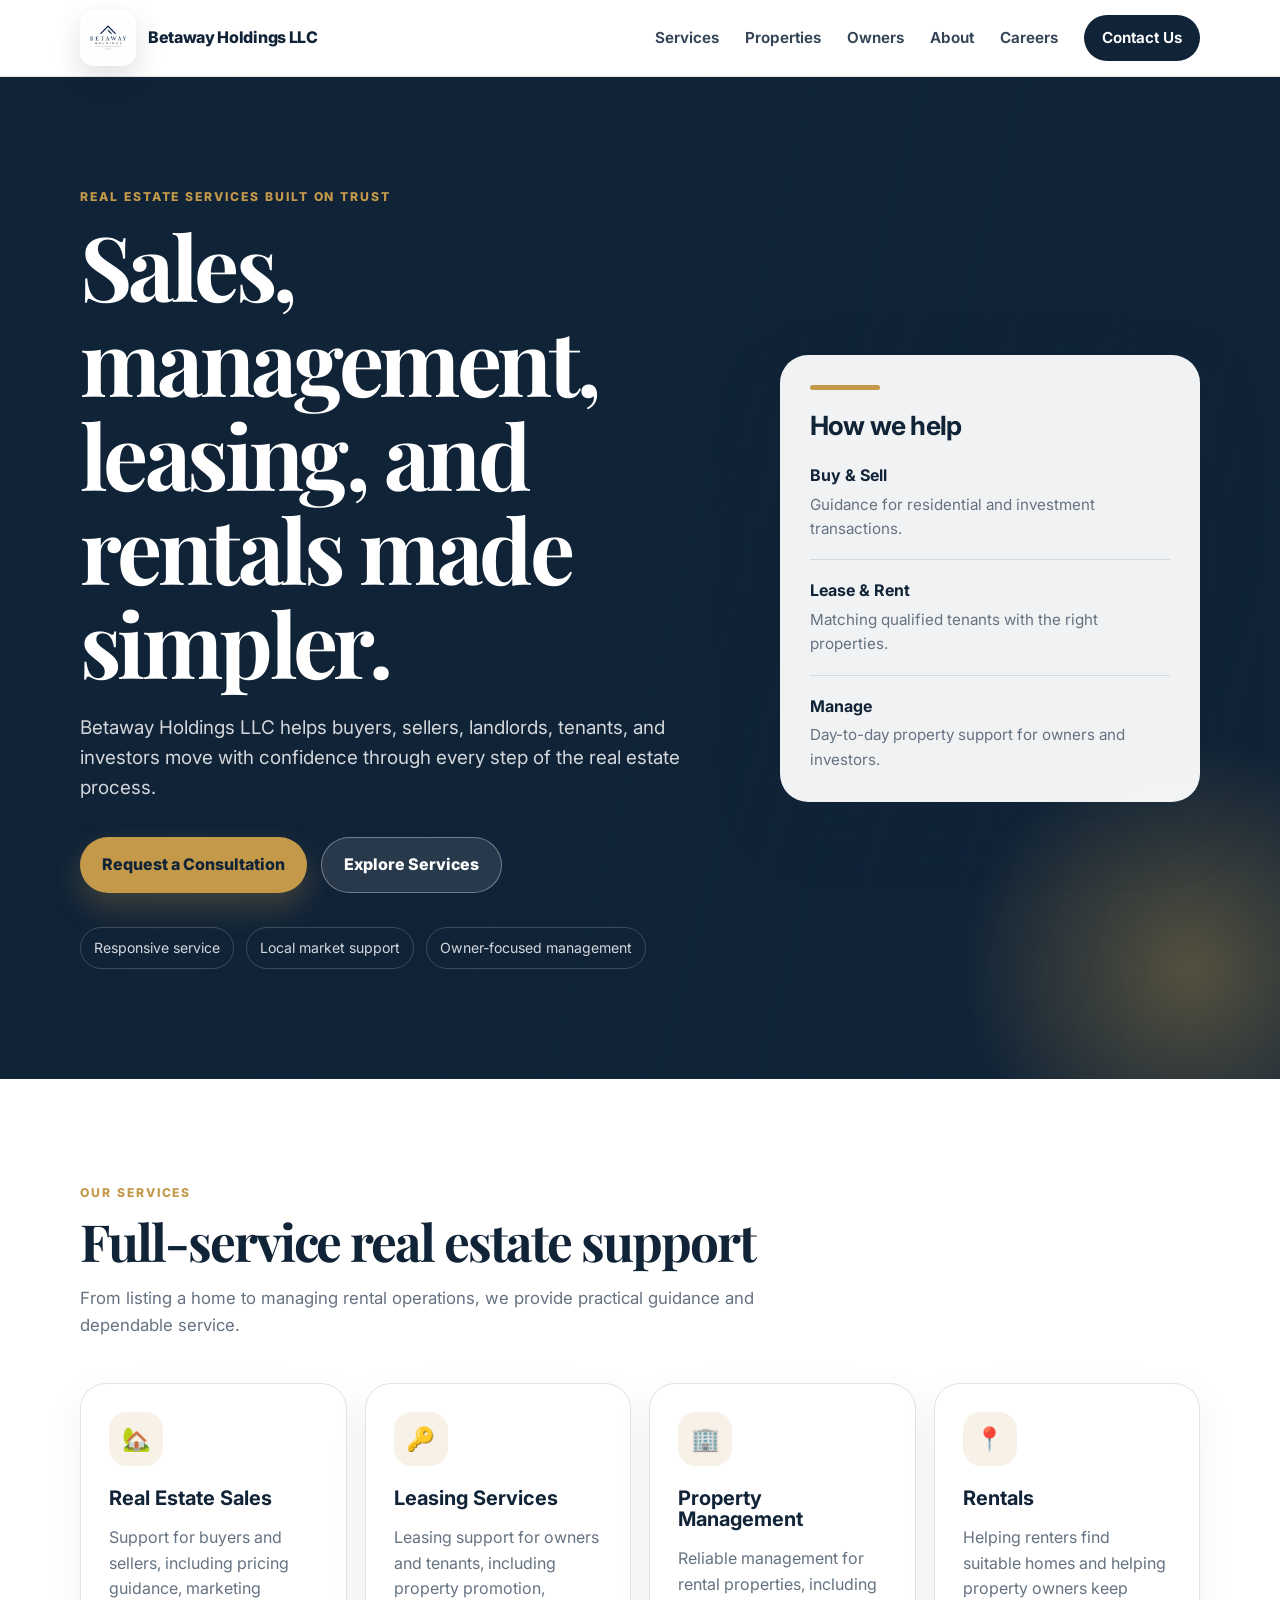
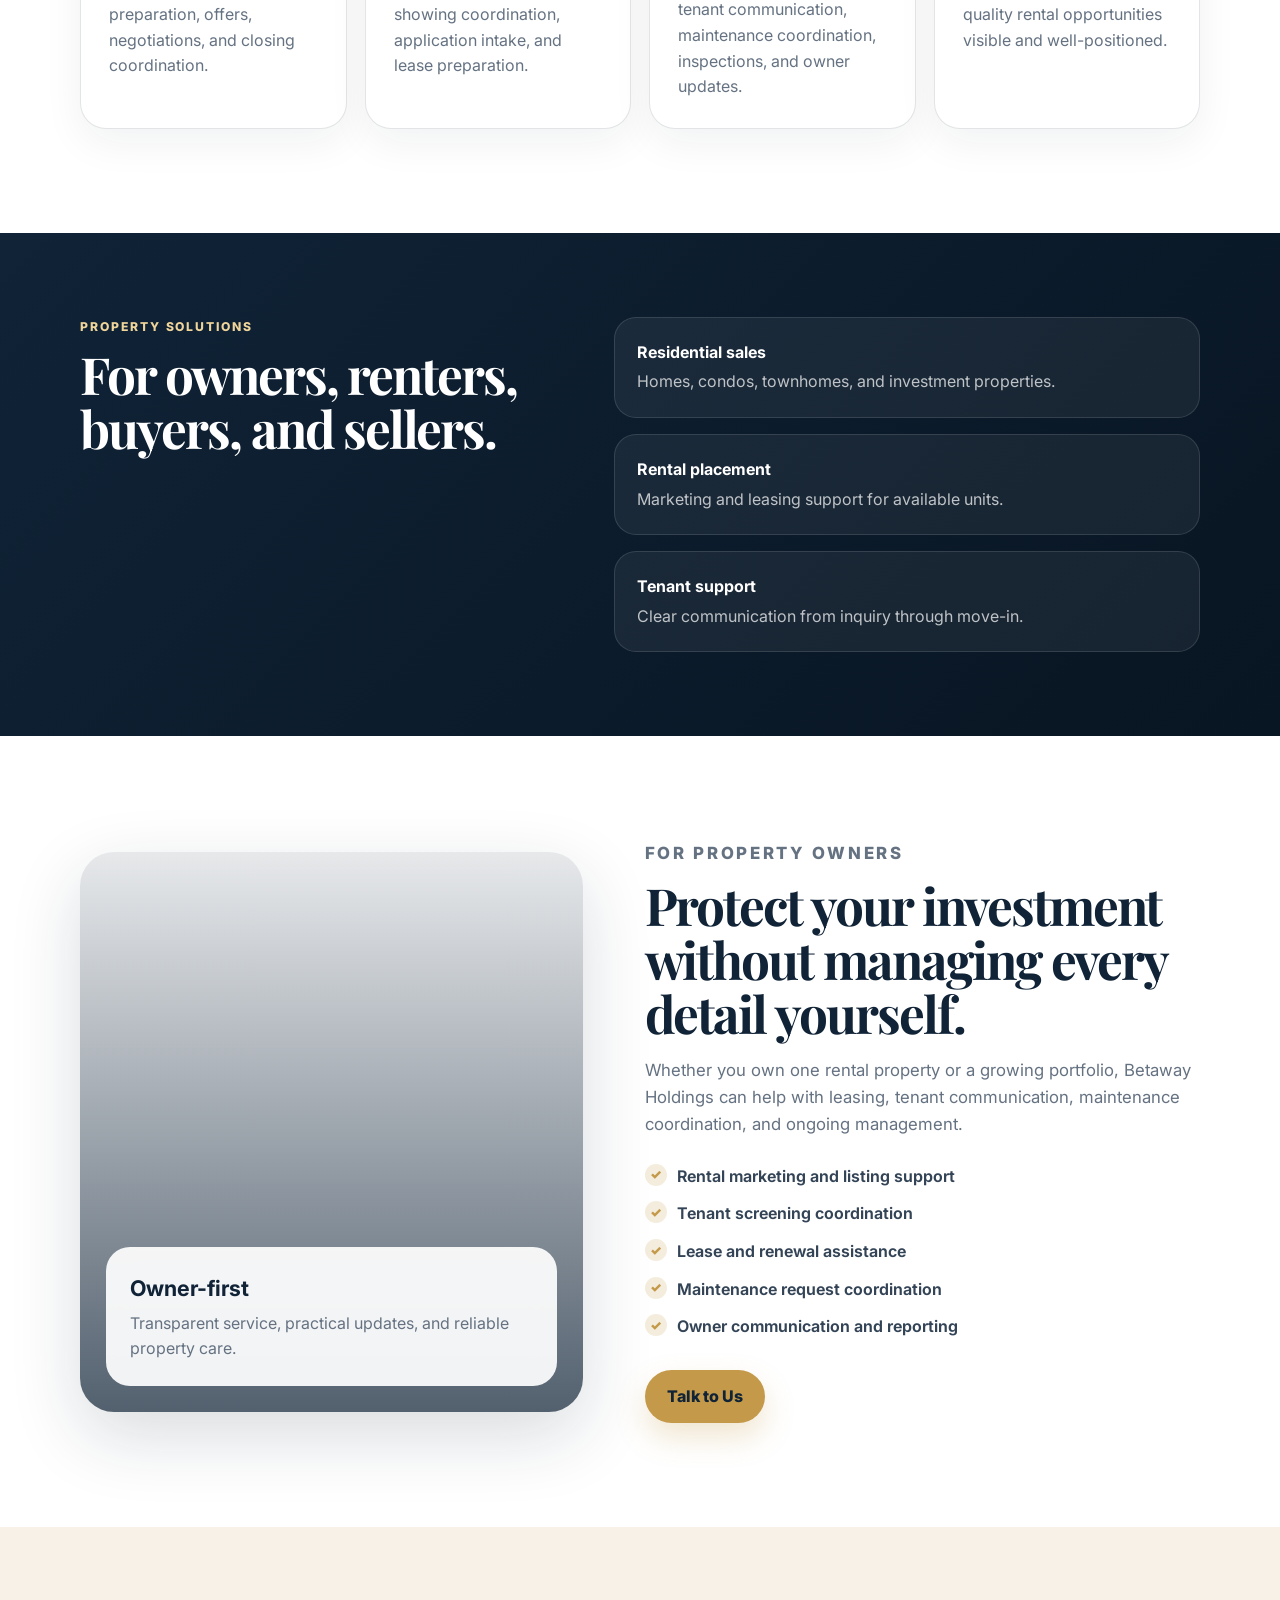
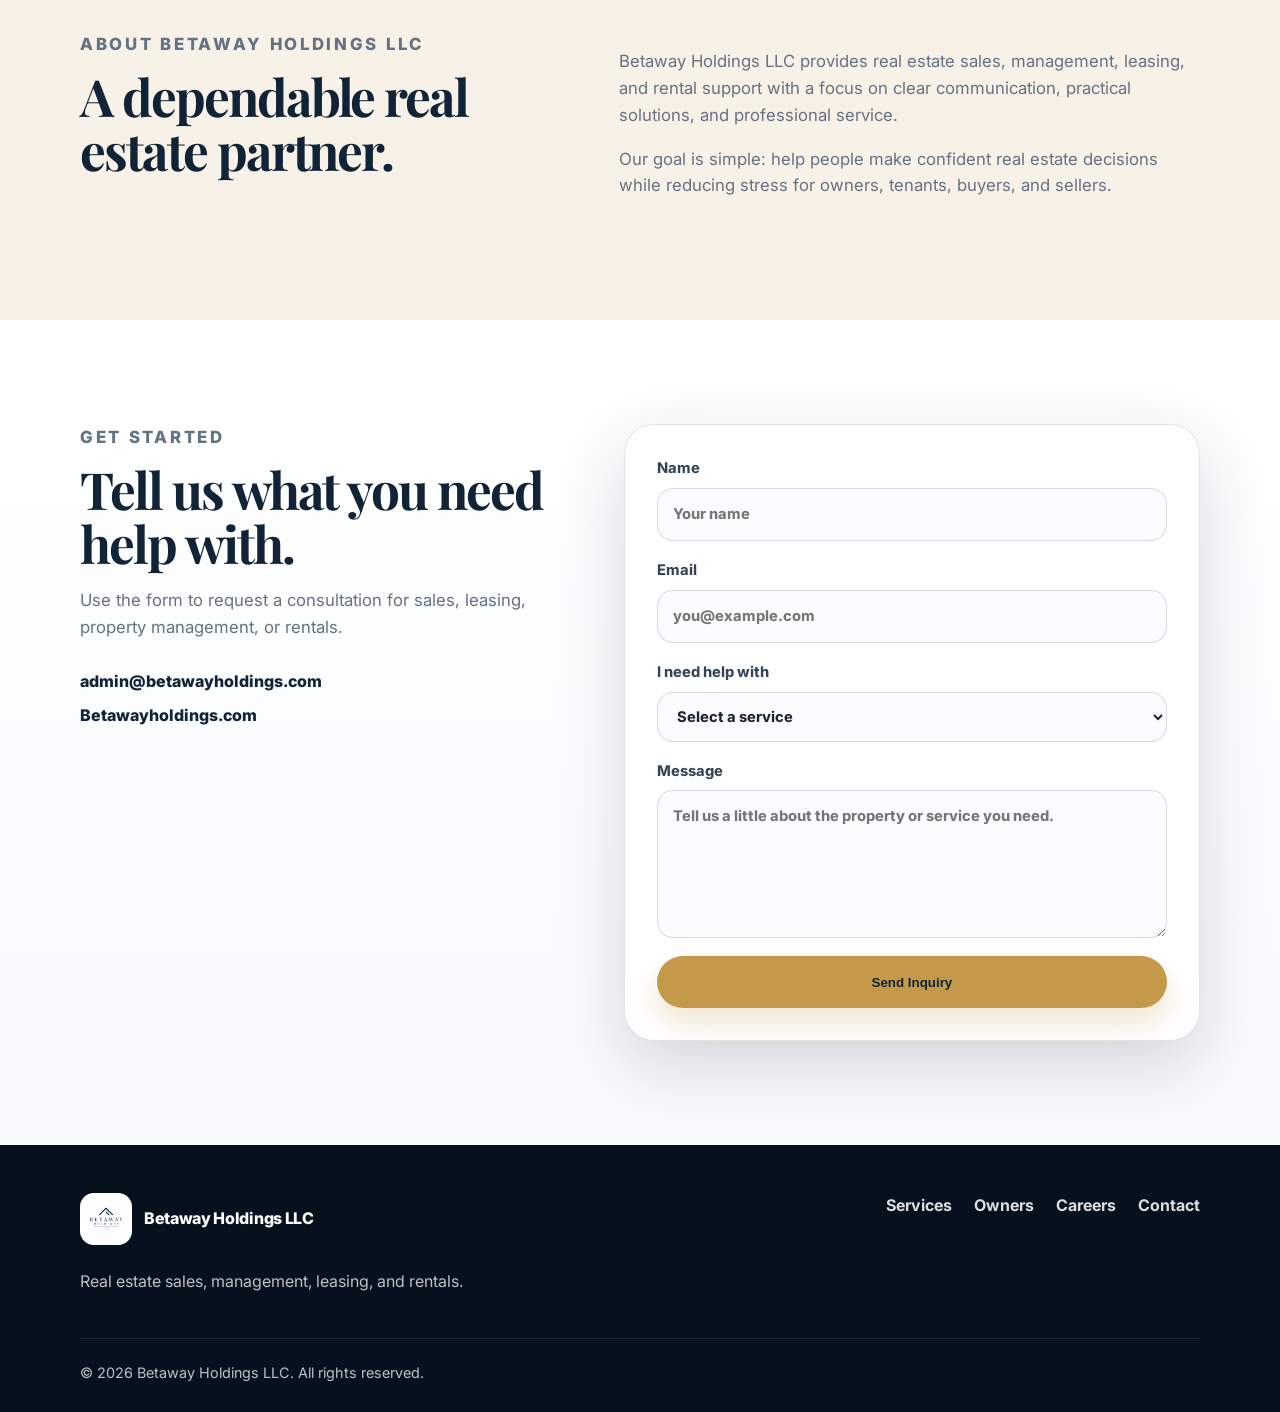
<file: index.html>
<!DOCTYPE html>
<html lang="en">
<head>
  <meta charset="UTF-8" />
  <meta name="viewport" content="width=device-width, initial-scale=1.0" />
  <meta name="description" content="Betaway Holdings LLC provides real estate sales, property management, leasing, and rental services." />
  <title>Betaway Holdings LLC | Real Estate Sales, Management, Leasing & Rentals</title>
  <link rel="preconnect" href="https://fonts.googleapis.com">
  <link rel="preconnect" href="https://fonts.gstatic.com" crossorigin>
  <link href="https://fonts.googleapis.com/css2?family=Inter:wght@400;500;600;700;800&family=Playfair+Display:wght@700;800&display=swap" rel="stylesheet">
  <link rel="stylesheet" href="styles.css" />
</head>
<body>
  <header class="site-header">
    <nav class="nav container" aria-label="Main navigation">
      <a class="brand" href="#top" aria-label="Betaway Holdings home" target="_self">
        <img class="brand-logo" src="assets/logo.jpg" alt="Betaway Holdings LLC logo" />
        <span>Betaway Holdings LLC</span>
      </a>
      <button class="nav-toggle" aria-label="Open navigation" aria-expanded="false">☰</button>
      <div class="nav-links">
        <a href="#services" target="_self">Services</a>
        <a href="#properties" target="_self">Properties</a>
        <a href="#owners" target="_self">Owners</a>
        <a href="#about" target="_self">About</a>
        <a href="careers.html" target="_self">Careers</a>
        <a class="nav-cta" href="#contact" target="_self">Contact Us</a>
      </div>
    </nav>
  </header>

  <main id="top">
    <section class="hero">
      <div class="hero-bg" aria-hidden="true"></div>
      <div class="container hero-grid">
        <div class="hero-copy">
          <p class="eyebrow">Real estate services built on trust</p>
          <h1>Sales, management, leasing, and rentals made simpler.</h1>
          <p class="hero-text">Betaway Holdings LLC helps buyers, sellers, landlords, tenants, and investors move with confidence through every step of the real estate process.</p>
          <div class="hero-actions">
            <a class="btn primary" href="#contact" target="_self">Request a Consultation</a>
            <a class="btn secondary" href="#services" target="_self">Explore Services</a>
          </div>
          <div class="trust-row" aria-label="Company highlights">
            <span>Responsive service</span>
            <span>Local market support</span>
            <span>Owner-focused management</span>
          </div>
        </div>

        <aside class="hero-card" aria-label="Service overview">
          <div class="card-topline"></div>
          <h2>How we help</h2>
          <ul>
            <li><strong>Buy & Sell</strong><span>Guidance for residential and investment transactions.</span></li>
            <li><strong>Lease & Rent</strong><span>Matching qualified tenants with the right properties.</span></li>
            <li><strong>Manage</strong><span>Day-to-day property support for owners and investors.</span></li>
          </ul>
        </aside>
      </div>
    </section>

    <section class="section" id="services">
      <div class="container">
        <div class="section-heading">
          <p class="eyebrow">Our services</p>
          <h2>Full-service real estate support</h2>
          <p>From listing a home to managing rental operations, we provide practical guidance and dependable service.</p>
        </div>

        <div class="service-grid">
          <article class="service-card">
            <span class="icon">🏡</span>
            <h3>Real Estate Sales</h3>
            <p>Support for buyers and sellers, including pricing guidance, marketing preparation, offers, negotiations, and closing coordination.</p>
          </article>
          <article class="service-card">
            <span class="icon">🔑</span>
            <h3>Leasing Services</h3>
            <p>Leasing support for owners and tenants, including property promotion, showing coordination, application intake, and lease preparation.</p>
          </article>
          <article class="service-card">
            <span class="icon">🏢</span>
            <h3>Property Management</h3>
            <p>Reliable management for rental properties, including tenant communication, maintenance coordination, inspections, and owner updates.</p>
          </article>
          <article class="service-card">
            <span class="icon">📍</span>
            <h3>Rentals</h3>
            <p>Helping renters find suitable homes and helping property owners keep quality rental opportunities visible and well-positioned.</p>
          </article>
        </div>
      </div>
    </section>

    <section class="feature-band" id="properties">
      <div class="container feature-grid">
        <div>
          <p class="eyebrow light">Property solutions</p>
          <h2>For owners, renters, buyers, and sellers.</h2>
        </div>
        <div class="feature-list">
          <div><strong>Residential sales</strong><span>Homes, condos, townhomes, and investment properties.</span></div>
          <div><strong>Rental placement</strong><span>Marketing and leasing support for available units.</span></div>
          <div><strong>Tenant support</strong><span>Clear communication from inquiry through move-in.</span></div>
        </div>
      </div>
    </section>

    <section class="section split" id="owners">
      <div class="container split-grid">
        <div class="image-panel">
          <div class="stat-card">
            <strong>Owner-first</strong>
            <span>Transparent service, practical updates, and reliable property care.</span>
          </div>
        </div>
        <div class="split-copy">
          <p class="eyebrow">For property owners</p>
          <h2>Protect your investment without managing every detail yourself.</h2>
          <p>Whether you own one rental property or a growing portfolio, Betaway Holdings can help with leasing, tenant communication, maintenance coordination, and ongoing management.</p>
          <ul class="check-list">
            <li>Rental marketing and listing support</li>
            <li>Tenant screening coordination</li>
            <li>Lease and renewal assistance</li>
            <li>Maintenance request coordination</li>
            <li>Owner communication and reporting</li>
          </ul>
          <a class="btn primary" href="#contact" target="_self">Talk to Us</a>
        </div>
      </div>
    </section>

    <section class="section muted" id="about">
      <div class="container about-grid">
        <div>
          <p class="eyebrow">About Betaway Holdings LLC</p>
          <h2>A dependable real estate partner.</h2>
        </div>
        <div>
          <p>Betaway Holdings LLC provides real estate sales, management, leasing, and rental support with a focus on clear communication, practical solutions, and professional service.</p>
          <p>Our goal is simple: help people make confident real estate decisions while reducing stress for owners, tenants, buyers, and sellers.</p>
        </div>
      </div>
    </section>

    <section class="section contact-section" id="contact">
      <div class="container contact-grid">
        <div class="contact-copy">
          <p class="eyebrow">Get started</p>
          <h2>Tell us what you need help with.</h2>
          <p>Use the form to request a consultation for sales, leasing, property management, or rentals.</p>
          <div class="contact-details">
            <a href="mailto:admin@betawayholdings.com">admin@betawayholdings.com</a>
            <span>Betawayholdings.com</span>
          </div>
        </div>

        <form class="contact-form" action="https://formspree.io/f/maqgnonr" method="POST">
          <label>
            Name
            <input type="text" name="name" placeholder="Your name" required>
          </label>
          <label>
            Email
            <input type="email" name="email" placeholder="you@example.com" required>
          </label>
          <label>
            I need help with
            <select name="service" required>
              <option value="">Select a service</option>
              <option>Buying or selling</option>
              <option>Property management</option>
              <option>Leasing</option>
              <option>Rentals</option>
            </select>
          </label>
          <label>
            Message
            <textarea name="message" rows="5" placeholder="Tell us a little about the property or service you need."></textarea>
          </label>
          <button class="btn primary" type="submit">Send Inquiry</button>
        </form>
      </div>
    </section>
  </main>

  <footer class="site-footer">
    <div class="container footer-grid">
      <div>
        <a class="brand footer-brand" href="#top" target="_self"><img class="brand-logo" src="assets/logo.jpg" alt="Betaway Holdings LLC logo" /><span>Betaway Holdings LLC</span></a>
        <p>Real estate sales, management, leasing, and rentals.</p>
      </div>
      <div class="footer-links">
        <a href="#services" target="_self">Services</a>
        <a href="#owners" target="_self">Owners</a>
        <a href="careers.html" target="_self">Careers</a>
        <a href="#contact" target="_self">Contact</a>
      </div>
    </div>
    <div class="container copyright">© <span id="year"></span> Betaway Holdings LLC. All rights reserved.</div>
  </footer>

  <script src="script.js"></script>
</body>
</html>
</file>
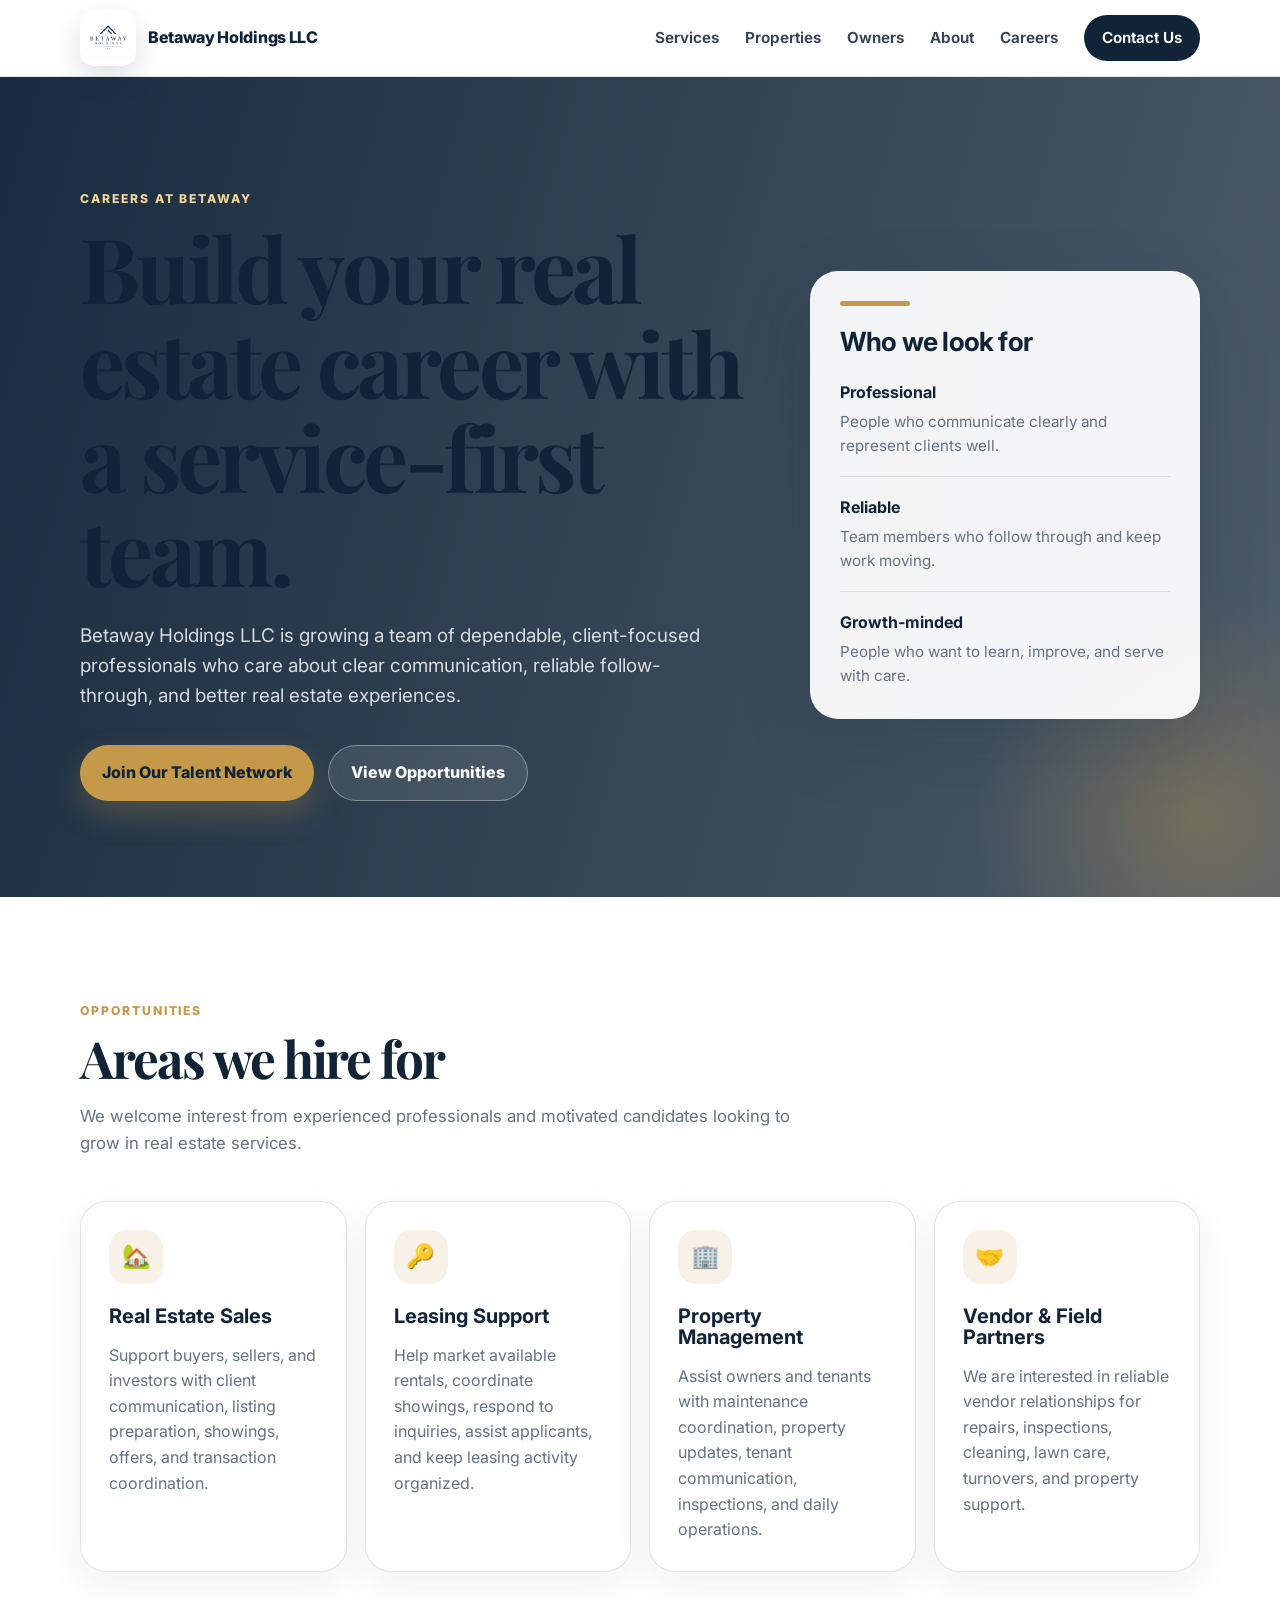
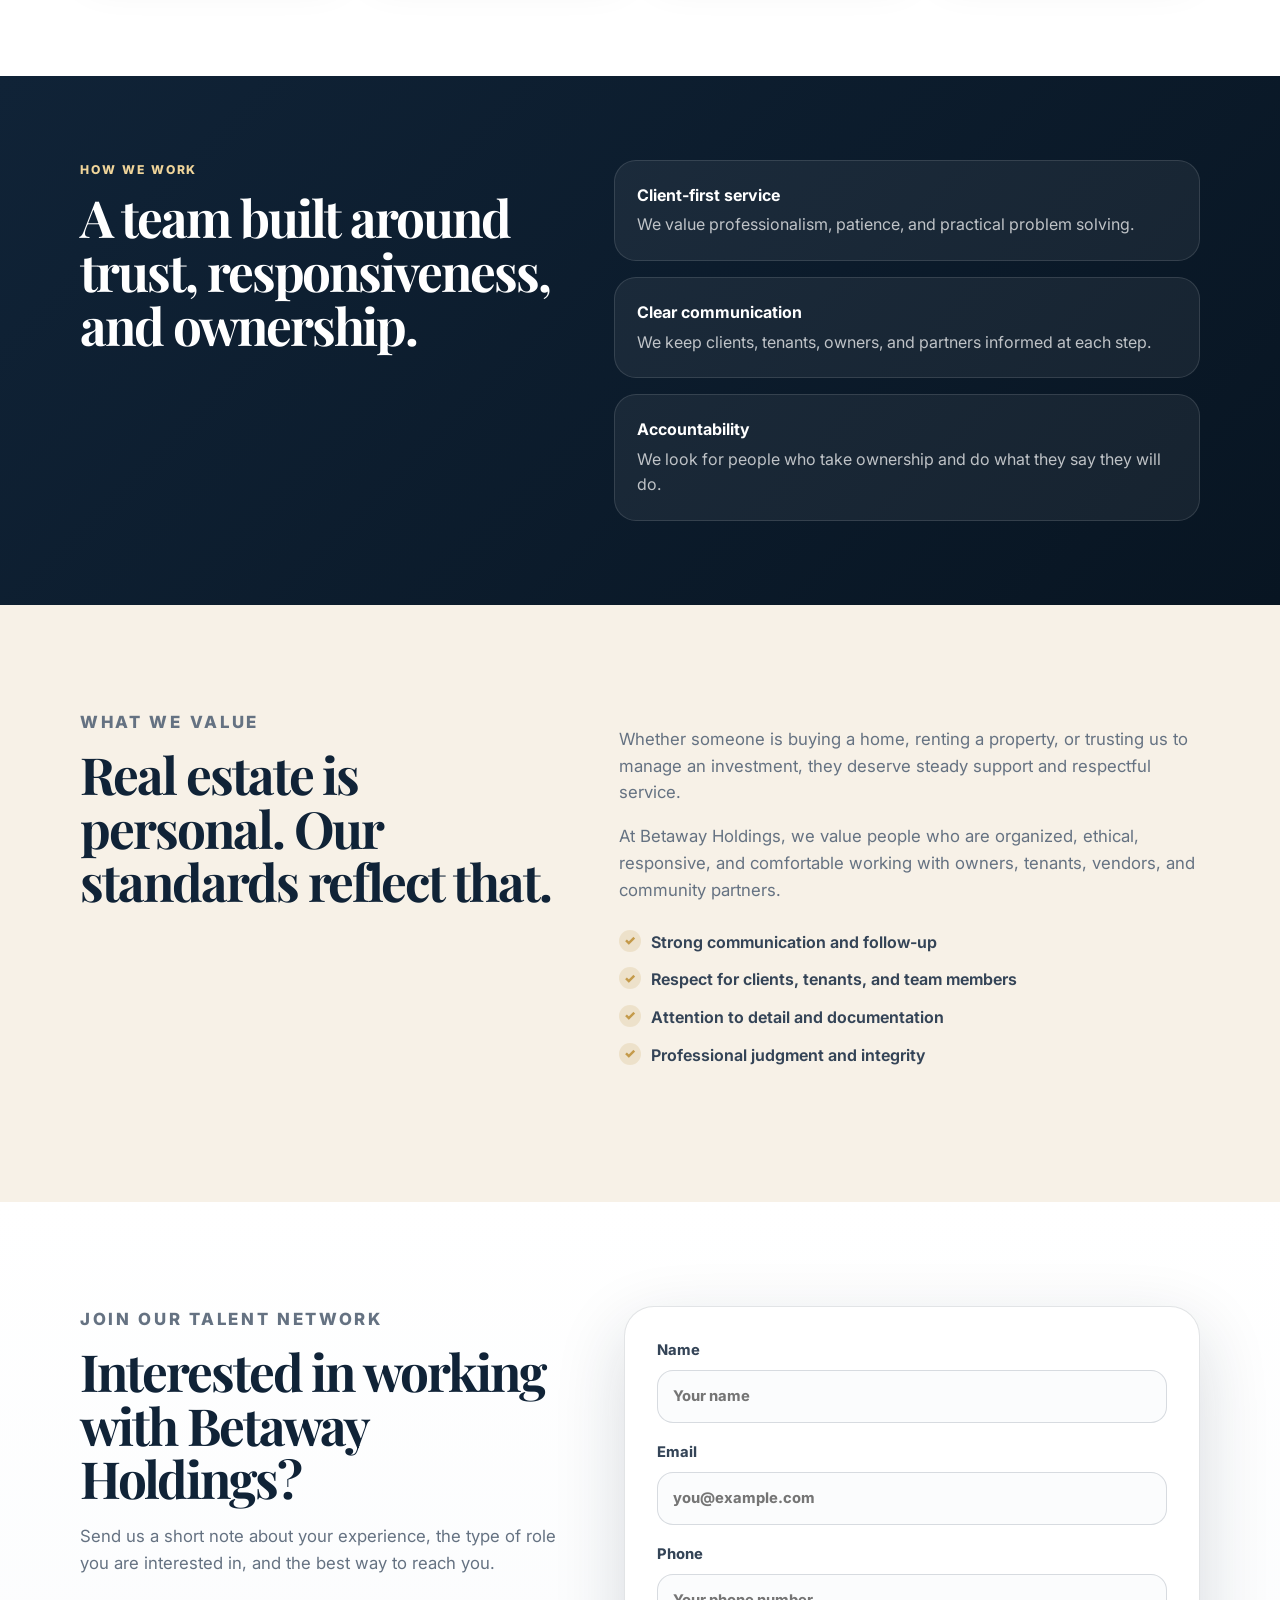
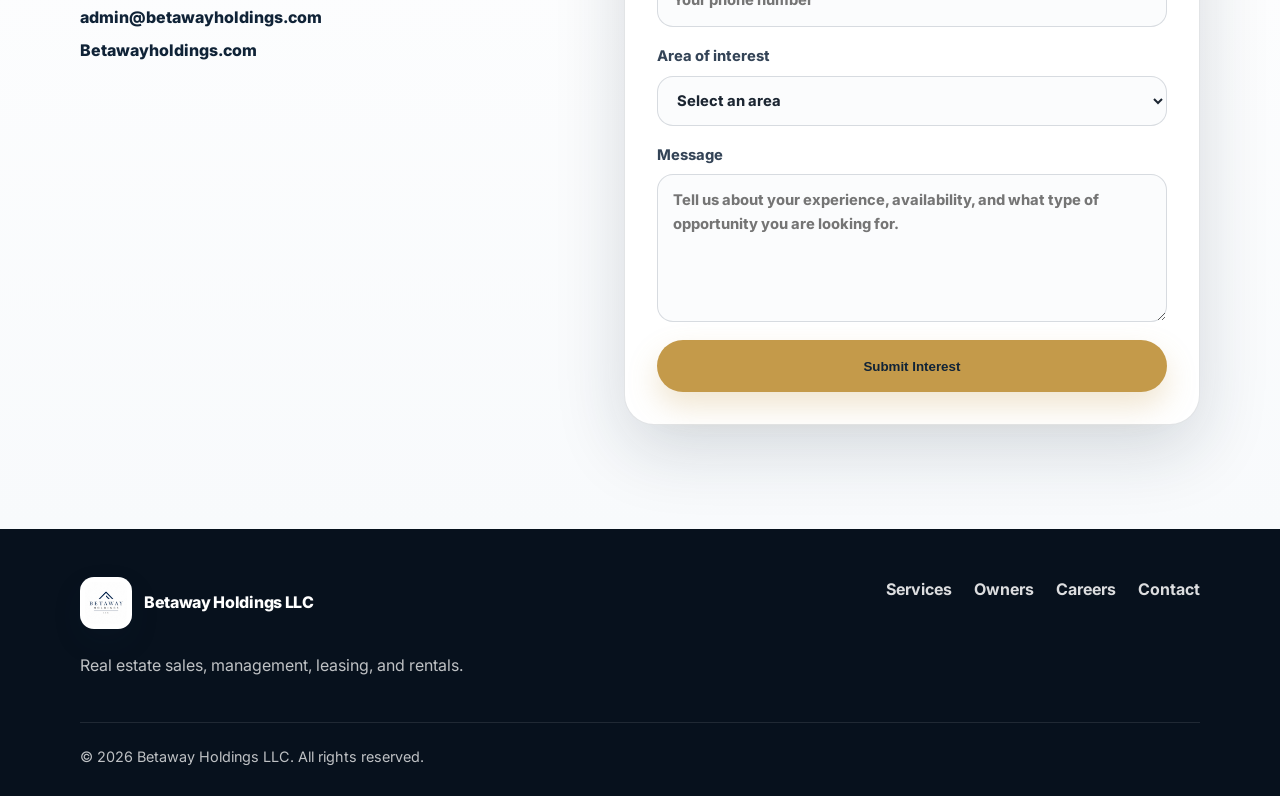
<file: careers.html>
<!DOCTYPE html>
<html lang="en">
<head>
  <meta charset="UTF-8" />
  <meta name="viewport" content="width=device-width, initial-scale=1.0" />
  <meta name="description" content="Explore career opportunities with Betaway Holdings LLC in real estate sales, leasing, property management, and rental support." />
  <title>Careers | Betaway Holdings LLC</title>
  <link rel="preconnect" href="https://fonts.googleapis.com">
  <link rel="preconnect" href="https://fonts.gstatic.com" crossorigin>
  <link href="https://fonts.googleapis.com/css2?family=Inter:wght@400;500;600;700;800&family=Playfair+Display:wght@700;800&display=swap" rel="stylesheet">
  <link rel="stylesheet" href="styles.css" />
</head>
<body>
  <header class="site-header">
    <nav class="nav container" aria-label="Main navigation">
      <a class="brand" href="index.html#top" aria-label="Betaway Holdings home" target="_self">
        <img class="brand-logo" src="assets/logo.jpg" alt="Betaway Holdings LLC logo" />
        <span>Betaway Holdings LLC</span>
      </a>
      <button class="nav-toggle" aria-label="Open navigation" aria-expanded="false">☰</button>
      <div class="nav-links">
        <a href="index.html#services" target="_self">Services</a>
        <a href="index.html#properties" target="_self">Properties</a>
        <a href="index.html#owners" target="_self">Owners</a>
        <a href="index.html#about" target="_self">About</a>
        <a href="careers.html" target="_self">Careers</a>
        <a class="nav-cta" href="index.html#contact" target="_self">Contact Us</a>
      </div>
    </nav>
  </header>

  <main id="top">
    <section class="page-hero careers-hero">
      <div class="container page-hero-grid">
        <div>
          <p class="eyebrow light">Careers at Betaway</p>
          <h1>Build your real estate career with a service-first team.</h1>
          <p class="hero-text">Betaway Holdings LLC is growing a team of dependable, client-focused professionals who care about clear communication, reliable follow-through, and better real estate experiences.</p>
          <div class="hero-actions">
            <a class="btn primary" href="#apply" target="_self">Join Our Talent Network</a>
            <a class="btn secondary" href="#opportunities" target="_self">View Opportunities</a>
          </div>
        </div>
        <aside class="hero-card" aria-label="Careers summary">
          <div class="card-topline"></div>
          <h2>Who we look for</h2>
          <ul>
            <li><strong>Professional</strong><span>People who communicate clearly and represent clients well.</span></li>
            <li><strong>Reliable</strong><span>Team members who follow through and keep work moving.</span></li>
            <li><strong>Growth-minded</strong><span>People who want to learn, improve, and serve with care.</span></li>
          </ul>
        </aside>
      </div>
    </section>

    <section class="section" id="opportunities">
      <div class="container">
        <div class="section-heading">
          <p class="eyebrow">Opportunities</p>
          <h2>Areas we hire for</h2>
          <p>We welcome interest from experienced professionals and motivated candidates looking to grow in real estate services.</p>
        </div>

        <div class="career-grid">
          <article class="service-card career-card">
            <span class="icon">🏡</span>
            <h3>Real Estate Sales</h3>
            <p>Support buyers, sellers, and investors with client communication, listing preparation, showings, offers, and transaction coordination.</p>
          </article>
          <article class="service-card career-card">
            <span class="icon">🔑</span>
            <h3>Leasing Support</h3>
            <p>Help market available rentals, coordinate showings, respond to inquiries, assist applicants, and keep leasing activity organized.</p>
          </article>
          <article class="service-card career-card">
            <span class="icon">🏢</span>
            <h3>Property Management</h3>
            <p>Assist owners and tenants with maintenance coordination, property updates, tenant communication, inspections, and daily operations.</p>
          </article>
          <article class="service-card career-card">
            <span class="icon">🤝</span>
            <h3>Vendor & Field Partners</h3>
            <p>We are interested in reliable vendor relationships for repairs, inspections, cleaning, lawn care, turnovers, and property support.</p>
          </article>
        </div>
      </div>
    </section>

    <section class="feature-band">
      <div class="container feature-grid">
        <div>
          <p class="eyebrow light">How we work</p>
          <h2>A team built around trust, responsiveness, and ownership.</h2>
        </div>
        <div class="feature-list">
          <div><strong>Client-first service</strong><span>We value professionalism, patience, and practical problem solving.</span></div>
          <div><strong>Clear communication</strong><span>We keep clients, tenants, owners, and partners informed at each step.</span></div>
          <div><strong>Accountability</strong><span>We look for people who take ownership and do what they say they will do.</span></div>
        </div>
      </div>
    </section>

    <section class="section muted">
      <div class="container about-grid">
        <div>
          <p class="eyebrow">What we value</p>
          <h2>Real estate is personal. Our standards reflect that.</h2>
        </div>
        <div>
          <p>Whether someone is buying a home, renting a property, or trusting us to manage an investment, they deserve steady support and respectful service.</p>
          <p>At Betaway Holdings, we value people who are organized, ethical, responsive, and comfortable working with owners, tenants, vendors, and community partners.</p>
          <ul class="check-list compact-list">
            <li>Strong communication and follow-up</li>
            <li>Respect for clients, tenants, and team members</li>
            <li>Attention to detail and documentation</li>
            <li>Professional judgment and integrity</li>
          </ul>
        </div>
      </div>
    </section>

    <section class="section contact-section" id="apply">
      <div class="container contact-grid">
        <div class="contact-copy">
          <p class="eyebrow">Join our talent network</p>
          <h2>Interested in working with Betaway Holdings?</h2>
          <p>Send us a short note about your experience, the type of role you are interested in, and the best way to reach you.</p>
          <div class="contact-details">
            <a href="mailto:admin@betawayholdings.com">admin@betawayholdings.com</a>
            <span>Betawayholdings.com</span>
          </div>
        </div>

        <form class="contact-form" action="https://formspree.io/f/maqgnonr" method="POST">
          <input type="hidden" name="form_type" value="Careers inquiry">
          <label>
            Name
            <input type="text" name="name" placeholder="Your name" required>
          </label>
          <label>
            Email
            <input type="email" name="email" placeholder="you@example.com" required>
          </label>
          <label>
            Phone
            <input type="tel" name="phone" placeholder="Your phone number">
          </label>
          <label>
            Area of interest
            <select name="area_of_interest" required>
              <option value="">Select an area</option>
              <option>Real estate sales</option>
              <option>Leasing support</option>
              <option>Property management</option>
              <option>Vendor or field partner</option>
              <option>General interest</option>
            </select>
          </label>
          <label>
            Message
            <textarea name="message" rows="5" placeholder="Tell us about your experience, availability, and what type of opportunity you are looking for."></textarea>
          </label>
          <button class="btn primary" type="submit">Submit Interest</button>
        </form>
      </div>
    </section>
  </main>

  <footer class="site-footer">
    <div class="container footer-grid">
      <div>
        <a class="brand footer-brand" href="index.html#top" target="_self"><img class="brand-logo" src="assets/logo.jpg" alt="Betaway Holdings LLC logo" /><span>Betaway Holdings LLC</span></a>
        <p>Real estate sales, management, leasing, and rentals.</p>
      </div>
      <div class="footer-links">
        <a href="index.html#services" target="_self">Services</a>
        <a href="index.html#owners" target="_self">Owners</a>
        <a href="careers.html" target="_self">Careers</a>
        <a href="index.html#contact" target="_self">Contact</a>
      </div>
    </div>
    <div class="container copyright">© <span id="year"></span> Betaway Holdings LLC. All rights reserved.</div>
  </footer>

  <script src="script.js"></script>
</body>
</html>
</file>
<file: styles.css>
:root {
  --navy: #102337;
  --navy-2: #183a59;
  --gold: #c49a4a;
  --gold-light: #f0d59a;
  --cream: #f7f1e7;
  --white: #ffffff;
  --ink: #1c2632;
  --muted: #657282;
  --line: rgba(16, 35, 55, 0.12);
  --shadow: 0 24px 70px rgba(16, 35, 55, 0.16);
}

* {
  box-sizing: border-box;
}

html {
  scroll-behavior: smooth;
}

body {
  margin: 0;
  font-family: "Inter", system-ui, -apple-system, BlinkMacSystemFont, "Segoe UI", sans-serif;
  color: var(--ink);
  background: var(--white);
  line-height: 1.6;
}

a {
  color: inherit;
  text-decoration: none;
}

img {
  max-width: 100%;
}

.container {
  width: min(1120px, calc(100% - 40px));
  margin: 0 auto;
}

.site-header {
  position: sticky;
  top: 0;
  z-index: 50;
  background: rgba(255, 255, 255, 0.88);
  backdrop-filter: blur(18px);
  border-bottom: 1px solid var(--line);
}

.nav {
  min-height: 76px;
  display: flex;
  align-items: center;
  justify-content: space-between;
  gap: 24px;
}

.brand {
  display: inline-flex;
  align-items: center;
  gap: 12px;
  font-weight: 800;
  color: var(--navy);
  letter-spacing: -0.02em;
}


.brand-logo {
  width: 56px;
  height: 56px;
  object-fit: contain;
  border-radius: 14px;
  background: var(--white);
  padding: 5px;
  box-shadow: 0 12px 28px rgba(16, 35, 55, 0.14);
}

.brand-mark {
  width: 44px;
  height: 44px;
  display: inline-grid;
  place-items: center;
  border-radius: 14px;
  background: linear-gradient(135deg, var(--navy), var(--navy-2));
  color: var(--gold-light);
  font-weight: 800;
  box-shadow: 0 12px 28px rgba(16, 35, 55, 0.18);
}

.nav-links {
  display: flex;
  align-items: center;
  gap: 26px;
  color: #344457;
  font-size: 0.95rem;
  font-weight: 650;
}

.nav-links a:hover {
  color: var(--gold);
}

.nav-cta {
  padding: 11px 18px;
  border-radius: 999px;
  background: var(--navy);
  color: var(--white) !important;
}

.nav-toggle {
  display: none;
  border: 0;
  background: var(--navy);
  color: var(--white);
  width: 42px;
  height: 42px;
  border-radius: 12px;
  font-size: 1.2rem;
}

.hero {
  position: relative;
  min-height: 720px;
  display: flex;
  align-items: center;
  overflow: hidden;
  color: var(--white);
  background: var(--navy);
}

.page-hero {
  position: relative;
  overflow: hidden;
  color: var(--white);
  background:
    linear-gradient(105deg, rgba(16, 35, 55, 0.96), rgba(16, 35, 55, 0.74)),
    url("https://images.unsplash.com/photo-1521791136064-7986c2920216?auto=format&fit=crop&w=1800&q=80") center/cover;
}

.page-hero::after {
  content: "";
  position: absolute;
  width: 480px;
  height: 480px;
  right: -160px;
  bottom: -160px;
  background: radial-gradient(circle, rgba(196, 154, 74, 0.34), transparent 66%);
}

.page-hero-grid {
  position: relative;
  z-index: 1;
  display: grid;
  grid-template-columns: minmax(0, 1.1fr) 390px;
  gap: 56px;
  align-items: center;
  padding: 112px 0 96px;
}

.hero-bg {
  position: absolute;
  inset: 0;
  background:
    linear-gradient(105deg, rgba(16, 35, 55, 0.95) 0%, rgba(16, 35, 55, 0.86) 44%, rgba(16, 35, 55, 0.38) 100%),
    url("https://images.unsplash.com/photo-1560518883-ce09059eeffa?auto=format&fit=crop&w=1800&q=80") center/cover;
}

.hero::after {
  content: "";
  position: absolute;
  width: 500px;
  height: 500px;
  right: -160px;
  bottom: -140px;
  background: radial-gradient(circle, rgba(196, 154, 74, 0.38), transparent 65%);
}

.hero-grid {
  position: relative;
  z-index: 1;
  display: grid;
  grid-template-columns: minmax(0, 1.1fr) 420px;
  gap: 56px;
  align-items: center;
  padding: 110px 0;
}

.eyebrow {
  margin: 0 0 12px;
  text-transform: uppercase;
  letter-spacing: 0.16em;
  color: var(--gold);
  font-size: 0.76rem;
  font-weight: 800;
}

.eyebrow.light {
  color: var(--gold-light);
}

h1,
h2,
h3 {
  margin: 0;
  line-height: 1.05;
  color: var(--navy);
}

.hero h1,
.feature-band h2 {
  color: var(--white);
}

h1,
h2 {
  font-family: "Playfair Display", Georgia, serif;
  letter-spacing: -0.04em;
}

h1 {
  max-width: 780px;
  font-size: clamp(3.1rem, 7vw, 6.8rem);
}

h2 {
  font-size: clamp(2rem, 4vw, 3.8rem);
}

h3 {
  font-size: 1.25rem;
}

.hero-text {
  max-width: 650px;
  margin: 24px 0 0;
  color: rgba(255, 255, 255, 0.82);
  font-size: 1.18rem;
}

.hero-actions {
  display: flex;
  flex-wrap: wrap;
  gap: 14px;
  margin: 34px 0 0;
}

.btn {
  display: inline-flex;
  align-items: center;
  justify-content: center;
  min-height: 52px;
  padding: 14px 22px;
  border: 0;
  border-radius: 999px;
  font-weight: 800;
  cursor: pointer;
  transition: transform 0.2s ease, box-shadow 0.2s ease, background 0.2s ease;
}

.btn:hover {
  transform: translateY(-2px);
}

.btn.primary {
  background: var(--gold);
  color: var(--navy);
  box-shadow: 0 14px 30px rgba(196, 154, 74, 0.26);
}

.btn.secondary {
  border: 1px solid rgba(255, 255, 255, 0.34);
  color: var(--white);
  background: rgba(255, 255, 255, 0.1);
}

.trust-row {
  display: flex;
  flex-wrap: wrap;
  gap: 12px;
  margin-top: 34px;
}

.trust-row span {
  padding: 9px 13px;
  border: 1px solid rgba(255, 255, 255, 0.18);
  border-radius: 999px;
  color: rgba(255, 255, 255, 0.82);
  font-size: 0.88rem;
}

.hero-card {
  padding: 30px;
  border-radius: 28px;
  background: rgba(255, 255, 255, 0.94);
  color: var(--ink);
  box-shadow: var(--shadow);
  overflow: hidden;
}

.card-topline {
  width: 70px;
  height: 5px;
  border-radius: 999px;
  background: var(--gold);
  margin-bottom: 22px;
}

.hero-card h2 {
  font-family: "Inter", sans-serif;
  letter-spacing: -0.03em;
  font-size: 1.65rem;
}

.hero-card ul {
  list-style: none;
  padding: 0;
  margin: 24px 0 0;
  display: grid;
  gap: 18px;
}

.hero-card li {
  padding-bottom: 18px;
  border-bottom: 1px solid var(--line);
}

.hero-card li:last-child {
  border-bottom: 0;
  padding-bottom: 0;
}

.hero-card strong,
.hero-card span {
  display: block;
}

.hero-card strong {
  color: var(--navy);
  margin-bottom: 4px;
}

.hero-card span {
  color: var(--muted);
  font-size: 0.95rem;
}

.section {
  padding: 104px 0;
}

.section-heading {
  max-width: 750px;
  margin-bottom: 44px;
}

.section-heading p:last-child,
.split-copy p,
.about-grid p,
.contact-copy p {
  color: var(--muted);
  font-size: 1.05rem;
}

.service-grid {
  display: grid;
  grid-template-columns: repeat(4, 1fr);
  gap: 18px;
}

.career-grid {
  display: grid;
  grid-template-columns: repeat(4, 1fr);
  gap: 18px;
}

.career-card {
  min-height: 100%;
}

.compact-list {
  margin-bottom: 0;
}

.service-card {
  padding: 28px;
  border: 1px solid var(--line);
  border-radius: 26px;
  background: var(--white);
  box-shadow: 0 14px 40px rgba(16, 35, 55, 0.06);
}

.icon {
  display: inline-grid;
  place-items: center;
  width: 54px;
  height: 54px;
  border-radius: 18px;
  background: var(--cream);
  font-size: 1.45rem;
  margin-bottom: 22px;
}

.service-card p {
  color: var(--muted);
  margin-bottom: 0;
}

.feature-band {
  padding: 84px 0;
  background: linear-gradient(135deg, var(--navy), #081522);
  color: var(--white);
}

.feature-grid {
  display: grid;
  grid-template-columns: 0.9fr 1.1fr;
  gap: 54px;
  align-items: start;
}

.feature-list {
  display: grid;
  gap: 16px;
}

.feature-list div {
  padding: 22px;
  border: 1px solid rgba(255, 255, 255, 0.12);
  border-radius: 22px;
  background: rgba(255, 255, 255, 0.06);
}

.feature-list strong,
.feature-list span {
  display: block;
}

.feature-list span {
  color: rgba(255, 255, 255, 0.72);
  margin-top: 4px;
}

.split-grid {
  display: grid;
  grid-template-columns: 0.95fr 1.05fr;
  gap: 62px;
  align-items: center;
}

.image-panel {
  min-height: 560px;
  border-radius: 34px;
  background:
    linear-gradient(180deg, rgba(16, 35, 55, 0.1), rgba(16, 35, 55, 0.72)),
    url("https://images.unsplash.com/photo-1600607687920-4e2a09cf159d?auto=format&fit=crop&w=1200&q=80") center/cover;
  position: relative;
  overflow: hidden;
  box-shadow: var(--shadow);
}

.stat-card {
  position: absolute;
  left: 26px;
  right: 26px;
  bottom: 26px;
  padding: 24px;
  border-radius: 24px;
  background: rgba(255, 255, 255, 0.92);
  backdrop-filter: blur(12px);
}

.stat-card strong,
.stat-card span {
  display: block;
}

.stat-card strong {
  color: var(--navy);
  font-size: 1.35rem;
}

.stat-card span {
  margin-top: 5px;
  color: var(--muted);
}

.check-list {
  padding: 0;
  margin: 26px 0 30px;
  list-style: none;
  display: grid;
  gap: 12px;
}

.check-list li {
  position: relative;
  padding-left: 32px;
  font-weight: 650;
  color: #344457;
}

.check-list li::before {
  content: "✓";
  position: absolute;
  left: 0;
  top: 0;
  width: 22px;
  height: 22px;
  display: grid;
  place-items: center;
  border-radius: 50%;
  background: rgba(196, 154, 74, 0.18);
  color: var(--gold);
  font-size: 0.82rem;
  font-weight: 900;
}

.muted {
  background: var(--cream);
}

.about-grid {
  display: grid;
  grid-template-columns: 0.9fr 1.1fr;
  gap: 64px;
}

.contact-section {
  background: linear-gradient(180deg, var(--white), #f8fafc);
}

.contact-grid {
  display: grid;
  grid-template-columns: 0.85fr 1fr;
  gap: 54px;
  align-items: start;
}

.contact-details {
  display: grid;
  gap: 8px;
  margin-top: 28px;
  color: var(--navy);
  font-weight: 800;
}

.contact-form {
  padding: 32px;
  border-radius: 30px;
  background: var(--white);
  border: 1px solid var(--line);
  box-shadow: var(--shadow);
  display: grid;
  gap: 18px;
}

label {
  display: grid;
  gap: 7px;
  color: #344457;
  font-weight: 750;
  font-size: 0.92rem;
}

input,
select,
textarea {
  width: 100%;
  border: 1px solid rgba(101, 114, 130, 0.24);
  border-radius: 16px;
  padding: 14px 15px;
  font: inherit;
  color: var(--ink);
  background: #fbfcfd;
}

input:focus,
select:focus,
textarea:focus {
  outline: 3px solid rgba(196, 154, 74, 0.22);
  border-color: var(--gold);
}

.site-footer {
  padding: 48px 0 28px;
  background: #07111d;
  color: rgba(255, 255, 255, 0.74);
}

.footer-grid {
  display: flex;
  align-items: flex-start;
  justify-content: space-between;
  gap: 32px;
  padding-bottom: 28px;
  border-bottom: 1px solid rgba(255, 255, 255, 0.1);
}

.footer-brand {
  color: var(--white);
}

.footer-brand .brand-logo {
  width: 52px;
  height: 52px;
}

.footer-links {
  display: flex;
  gap: 22px;
  color: rgba(255, 255, 255, 0.86);
  font-weight: 700;
}

.copyright {
  padding-top: 22px;
  font-size: 0.9rem;
}

@media (max-width: 920px) {
  .nav-toggle {
    display: inline-grid;
    place-items: center;
  }

  .nav-links {
    position: absolute;
    left: 20px;
    right: 20px;
    top: 82px;
    display: none;
    flex-direction: column;
    align-items: stretch;
    padding: 18px;
    border-radius: 22px;
    background: var(--white);
    box-shadow: var(--shadow);
  }

  .nav-links.open {
    display: flex;
  }

  .nav-links a {
    padding: 10px 12px;
  }

  .hero-grid,
  .page-hero-grid,
  .service-grid,
  .career-grid,
  .feature-grid,
  .split-grid,
  .about-grid,
  .contact-grid {
    grid-template-columns: 1fr;
  }

  .hero {
    min-height: auto;
  }

  .hero-grid {
    padding: 78px 0;
  }

  .service-grid,
  .career-grid {
    grid-template-columns: repeat(2, 1fr);
  }
}

@media (max-width: 620px) {
  .container {
    width: min(100% - 28px, 1120px);
  }

  .nav {
    min-height: 70px;
  }

  .brand span:last-child {
    font-size: 0.95rem;
  }

  .hero-grid {
    padding: 58px 0;
  }

  .page-hero-grid {
    padding: 62px 0;
  }

  .hero-card,
  .contact-form,
  .service-card {
    border-radius: 22px;
    padding: 22px;
  }

  .section {
    padding: 72px 0;
  }

  .service-grid,
  .career-grid {
    grid-template-columns: 1fr;
  }

  .image-panel {
    min-height: 420px;
  }

  .footer-grid,
  .footer-links {
    flex-direction: column;
  }
}
</file>
